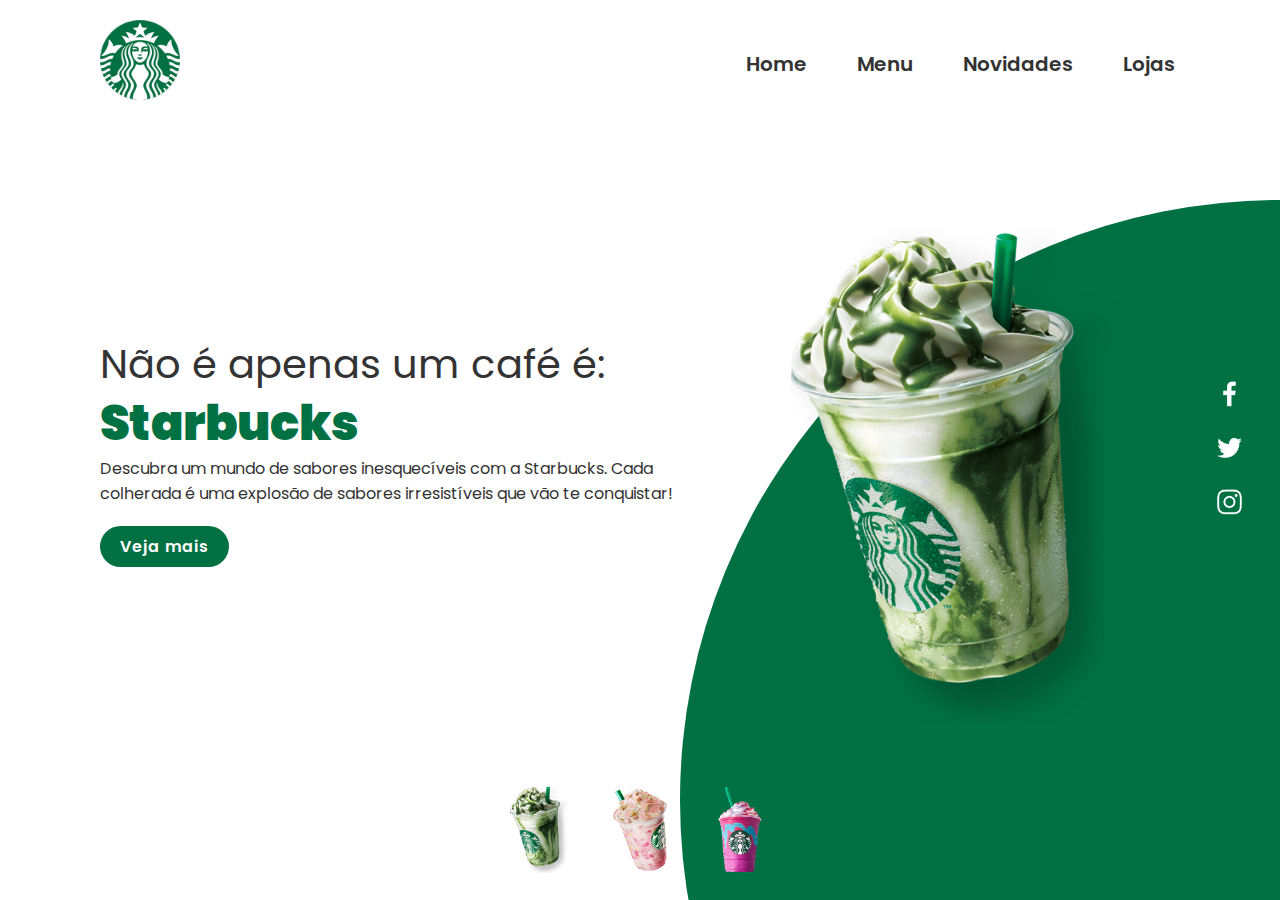
<file: index.html>
<!DOCTYPE html>
<html lang="pt-br">
<head>
    <meta charset="UTF-8">
    <meta http-equiv="X-UA-Compatible" content="IE=edge">
    <meta name="viewport" content="width=device-width, initial-scale=1.0">
    <title>Starbucks (Landing page)</title>

    <!-- Link para Favicon -->
    <link rel="shortcut icon" href="assets/starbucks-favicon.png" type="image/x-icon">

    <!-- Link para o Css -->
    <link rel="stylesheet" href="estilo.css">

</head>
<body>

    <!-- Container com toda a página -->
    <main>
        <!-- Div para o círculo colorido -->
        <div class="circulo"></div>

        <!-- Header -->
        <header>
            <!-- Logo -->
            <a href="#"><img src="assets/logo.png" alt="logo" class="logo"></a>

            <!-- Div para menu hamburguer (Em telas menores) -->
            <div class="toggle" onclick="toggleMenu();"></div>

            <!-- Menu (Links) -->
            <ul class="links">
                <li><a href="https://www.starbucks.com.br/" target="_blank">Home</a></li>
                <li><a href="https://www.starbucks.com.br/menu-list" target="_blank">Menu</a></li>
                <li><a href="https://www.starbucks.com.br/responsabilidade" target="_blank">Novidades</a></li>
                <li><a href="https://www.starbucks.com.br/lojas" target="_blank">Lojas</a></li>
            </ul>

        </header>

        <!-- ___________________________________________ -->
        <!-- Conteudo -->

        <div class="conteudo">

            <div class="textoPrincipal">

                <!-- Texto principal -->
                <h2>Não é apenas um café é:<br> <span>Starbucks</span></h2>

                <!-- Texto secundário -->
                <p>Descubra um mundo de sabores inesquecíveis com a Starbucks.
                    Cada colherada é uma explosão de sabores irresistíveis que
                    vão te conquistar!
                </p>

                <!-- Botão -->
                <a href="https://www.starbucks.com.br/" target="_blank">Veja mais</a>

                
            </div>

            <!-- Imagem Sorvete grande (a direita) -->
            <div class="imgBox"><img src="assets/img1.png" class="starbucks"/></div>

        </div>

        <!-- Imagens dos sorvetes pequenos (abaixo)-->
        <ul class="sorvetes">
            <li><img src="assets/thumb1.png" onclick="imgSlider('assets/img1.png');changeCircleColor('#017143')"></li>
            <li><img src="assets/thumb2.png" onclick="imgSlider('assets/img2.png');changeCircleColor('#eb7495')"></li>
            <li><img src="assets/thumb3.png" onclick="imgSlider('assets/img3.png');changeCircleColor('#d752b1')"></li>
        </ul>

        <!-- Redes sociais -->

        <ul class="sociais">
            <li><a href="https://pt-br.facebook.com/" target="_blank"><img src="assets/facebook.png" alt="facebook"></a></li>
            <li><a href="https://twitter.com/" target="_blank"><img src="assets/twitter.png" alt="twitter"></a></li>
            <li><a href="https://www.instagram.com" target="_blank"><img src="assets/instagram.png" alt="instagram"></a></li>
        </ul>

    </main>

    <!-- Link para JS -->
    <script src="mudar.js"></script>
    
</body>
</html>
</file>
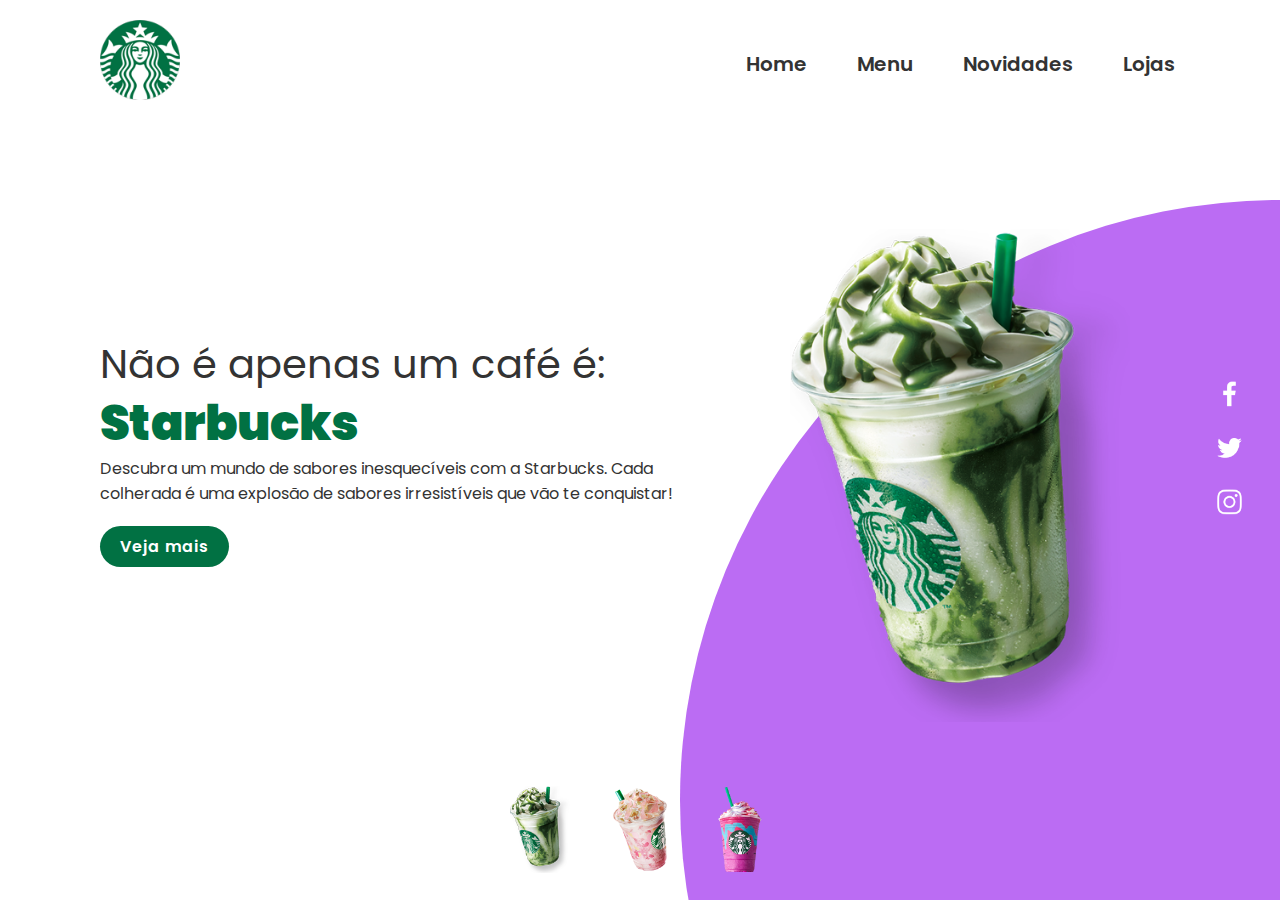
<file: starbucks-main/index.html>
<!DOCTYPE html>
<html lang="pt-br">
<head>
    <meta charset="UTF-8">
    <meta http-equiv="X-UA-Compatible" content="IE=edge">
    <meta name="viewport" content="width=device-width, initial-scale=1.0">
    <title>Starbucks (Landing page)</title>

    <!-- Link para Favicon -->
    <link rel="shortcut icon" href="assets/starbucks-favicon.png" type="image/x-icon">

    <!-- Link para o Css -->
    <link rel="stylesheet" href="estilo.css">

</head>
<body>

    <!-- Container com toda a página -->
    <main>
        <!-- Div para o círculo colorido -->
        <div class="circulo"></div>

        <!-- Header -->
        <header>
            <!-- Logo -->
            <a href="#"><img src="assets/logo.png" alt="logo" class="logo"></a>

            <!-- Div para menu hamburguer (Em telas menores) -->
            <div class="toggle"  onclick="toggleMenu();"></div>

            <!-- Menu (Links) -->
            <ul class="links">
                <li><a href="https://www.starbucks.com.br/" target="_blank">Home</a></li>
                <li><a href="https://www.starbucks.com.br/menu-list" target="_blank">Menu</a></li>
                <li><a href="https://www.starbucks.com.br/responsabilidade" target="_blank">Novidades</a></li>
                <li><a href="https://www.starbucks.com.br/lojas" target="_blank">Lojas</a></li>
            </ul>

        </header>

        <!-- ___________________________________________ -->
        <!-- Conteudo -->

        <div class="conteudo">

            <div class="textoPrincipal">

                <!-- Texto principal -->
                <h2>Não é apenas um café é:<br> <span>Starbucks</span></h2>

                <!-- Texto secundário -->
                <p>Descubra um mundo de sabores inesquecíveis com a Starbucks.
                    Cada colherada é uma explosão de sabores irresistíveis que
                    vão te conquistar!
                </p>

                <!-- Botão -->
                <a href="https://www.starbucks.com.br/" target="_blank">Veja mais</a>

                
            </div>

            <!-- Imagem Sorvete grande (a direita) -->
            <div class="imgBox"><img src="assets/img1.png" class="starbucks"/></div>

        </div>

        <!-- Imagens dos sorvetes pequenos (abaixo)-->
        <ul class="sorvetes">
            <li><img src="assets/thumb1.png" onclick="imgSlider('')"></li>
            <li><img src="assets/thumb2.png"></li>
            <li><img src="assets/thumb3.png"></li>
        </ul>

        <!-- Redes sociais -->

        <ul class="sociais">
            <li><a href="https://pt-br.facebook.com/" target="_blank"><img src="assets/facebook.png" alt="facebook"></a></li>
            <li><a href="https://twitter.com/" target="_blank"><img src="assets/twitter.png" alt="twitter"></a></li>
            <li><a href="https://www.instagram.com/" target="_blank"><img src="assets/instagram.png" alt="instagram"></a></li>
        </ul>



    </main>
    

    <!--Link para JavaScript-->
    <script src="mudar.js"></script>
</body>
</html>
</file>
<file: estilo.css>
/* Importando a font Pooppins (Google Fontes) */
  @import url('https://fonts.googleapis.com/css2?family=Poppins:wght@200;300;600;900&display=swap');

  /* ________________________________________________ */
  /* Reset (Básico) */

  * {
    margin: 0;
    padding: 0;
    box-sizing: border-box;
    font-family: 'Poppins', sans-serif;
  }

  html {
    /* Variáveis em CSS */

    --corPrimaria: #017143;

    --corSecundaria: #333;

    --corTerciaria: #fff;

  }

    /* ________________________________________________ */
    /* Main */

    main {
        position: relative;
        width: 100%;
        min-height: 100vh; /* Altura de 1 tela (view height) */
        padding: 100px;
        display: flex;
        justify-content: space-between;
        align-items: center;
        background-color: var(--corTerciaria); /* Chamada da variável (Cor) -*/
    }

    /* ________________________________________________ */
    /* Header */

    header {
        position: absolute;
        top: 0;
        left: 0;
        width: 100%;
        padding: 20px 100px;
        display: flex;
        justify-content: space-between;
        align-items: center;

    }

    header .logo {
      position: relative;
      max-width: 80px;
    }

    header .logo:hover {
      filter: invert(0.1); /* Controla o nível de contraste */

    }
    header ul {
      position: relative;
      display: flex; /* Põe os links em linha (Menu) */
    }

    header ul li {
      list-style: none; /* Remove estilo da lista (Bolinha) */
    }

    header ul li a {
      display: inline-block; /* Garante que o link fique sempre em linha*/
      color: var(--corSecundaria);
      font-size: 20px;
      font-weight: 600;
      text-decoration: none;
      padding: 5px;
      margin-left: 40px;

    }

    header ul li a:hover {
      background-color: var(--corPrimaria);
      color: var(--corTerciaria);
      border-radius: 10px;

    }

    /* ________________________________________________ */
    /* Conteudo */

    .conteudo {
      position: relative;
      width: 100%;
      display: flex;
      justify-content: space-between;
      align-items: center;
    }

    .conteudo .textoPrincipal {
      position: relative;
      max-width: 600px; /* Largura área de texto */
    }

    .conteudo .textoPrincipal h2 {
      color: var(--corSecundaria);
      font-size: 2.5em; /* 1em = 1 x tamanho fonte elemento (16px)*/
      line-height: 1.5em; /* Espaçamento vertical */
      font-weight: 400;

    }

    .conteudo .textoPrincipal h2 span {
      color: var(--corPrimaria);
      font-size: 1.2em;
      font-weight: 900;

    }
    .conteudo .textoPrincipal p {
      color: var(--corSecundaria);
    }

    /* Botão */
    .conteudo .textoPrincipal a {
      display: inline-block;
      margin-top: 20px;
      padding: 8px 20px;
      background: var(--corPrimaria);
      color: var(--corTerciaria);
      border-radius: 40px;
      font-weight: 600;
      letter-spacing: 1px; /* Espaço entre os caracteres */
      text-decoration: none;
    }

    .conteudo .textoPrincipal a:hover {
      background: var(--corSecundaria);
      color: var(--corTerciaria);
    }
    
    /* ________________________________________________ */
    /* Sorvete */

    .conteudo .imgBox {
      width: 600px;
      display: flex;
      justify-content: flex-end;
      padding-right: 50px;
      margin-top: 50px;
    }

    .conteudo .imgBox img {
      max-width: 340px;
    }

    /* Sorvetes pequenos */

    .sorvetes {
      position: absolute;
      left: 50%;
      bottom: 20px;
      transform: translate(-50%); /* Compensa o ajuste centralizando*/
      display: flex;
    }
    .sorvetes li {
      list-style: none;
      display: inline-block;
      margin: 0 20px;
      cursor: pointer; /* Transforma o cursor em uma mão */
      transition: 0.5s; /* Tempo de transição */
    }
    .sorvetes li:hover {
      transform: translateY(-15px) /* Movimenta 15px no eixo Y */
    }
    .sorvetes li img {
      max-width: 60px;
    }

    /* Imagens das redes sociais */

    .sociais {
      position: absolute;
      top: 50%;
      right: 30px;
      transform: translateY(-50%);
      display: flex;
      justify-content: center;
      align-items: center;
      flex-direction: column;
    }

    .sociais li {
      list-style: none;
    }

    .sociais li a {
      display: inline-block;
      margin: 5px 0;
      transform: scale(0.6); /* Reduz o tamanho dos ícones */
      filter: invert(1); /* Inverte a cor para Branco */
    }

    .sociais li a:hover {
      color: var(--corSecundaria);
      filter: invert(0);
    }

    /* ________________________________________________ */
    /* Círculo */

    .circulo {
      position: absolute;
      top: 0;
      left: 0;
      width: 100%;
      height: 100%;
      background: var(--corPrimaria);

      /* https://bennettfeely.com/clippy/ */

      /* Tamanho - Lado - posição */
      clip-path: circle(600px at right 800px);

    }

    /* ________________________________________________ */
    /* Responsividade */

    /* Extra small devices (phones, 600px and down) */
    /* Small devices (portrait tablets and large phones, 600px and up) */
    /* Medium devices (landscape tablets, 768px and up) */
    /* Large devices (laptops/desktops, 992px and up) */
    /* Extra large devices (large laptops and desktops, 1200px and up) */

    /* Abaixo de 992px */
    @media (max-width: 992px) {
      header {
        padding: 20px;
      }
      header .logo {
        max-width: 60px; /* Diminui o tamanho da imagem do logo */
      }
      header ul {
        display: none; /* Esconde o menu em telas abaixo 992px */
      }
      /* Menu hamburguer */
      .toggle {
        position: relative;
        width: 30px;
        height: 30px;
        cursor: pointer;
        background: url(assets/menu.png); /* Imagem hamburguer */
        background-size: 30px;
        background-position: center;
        background-repeat: no-repeat;
        filter: invert(1);
        z-index: 11;
      }
      .toggle.active {
        position: fixed;
        right: 20px;
        background: url(assets/close.png); /* Imagem X (Fechar) hamburguer */
        background-size: 25px;
        background-position: center;
        background-repeat: no-repeat;

      }
      header ul.links.active {
        position: fixed;
        top: 0;
        left: 0;
        width: 100%; /* Largura da lista do hamburguer (quando ativo) */
        height: 45%; /* Altura da lista do hamburguer (quando ativo) */
        display: flex;
        justify-content: center;
        align-items: center;
        flex-direction: column;
        background-color: #f2f2f2;
        z-index: 10;
      }
      header ul li a {
        font-size: 1.5em;
        margin: 5px 0;
      }

      /* Neste ponto fazer 1ª função no JS */

      /* Conteúdo */
      main {
        padding: 20px 20px 20px;
      }
      .conteudo {
        flex-direction: column; /* Joga o conteúdo em colunas (Blocos) */
        margin-top: 100px;
      }
      .conteudo .textoPrincipal h2 {
        font-size: 2.5em;
        margin-bottom: 15px;
      }

      .conteudo .textoPrincipal {
        max-width: 300px;
      
      }
      .thumb li img {
        max-width: 40px;
      }

      /* Círculo */

      .circulo {
        clip-path: circle(400px at center bottom); /* Deixa o círculo no centro da tela */
      }
      .sociais {
        background: var(--corPrimaria);
        right: 0;
        width: 50px;
        border-top-left-radius: 5px;
        border-bottom-left-radius: 5px;
      }

      /* Fazer neste ponto as funções (2ª e 3ª) */
    }
</file>
<file: starbucks-main/estilo.css>
/* Importando a font Pooppins (Google Fontes) */
  @import url('https://fonts.googleapis.com/css2?family=Poppins:wght@200;300;600;900&display=swap');

  /* ________________________________________________ */
  /* Reset (Básico) */

  * {
    margin: 0;
    padding: 0;
    box-sizing: border-box;
    font-family: 'Poppins', sans-serif;
  }

  html {
    /* Variáveis em CSS */

    --corPrimaria: #017143;

    --corSecundaria: #333;

    --corTerciaria: #fff;

  }

    /* ________________________________________________ */
    /* Main */

    main {
        position: relative;
        width: 100%;
        min-height: 100vh; /* Altura de 1 tela (view height) */
        padding: 100px;
        display: flex;
        justify-content: space-between;
        align-items: center;
        background-color: var(--corTerciaria); /* Chamada da variável (Cor) -*/
    }

    /* ________________________________________________ */
    /* Header */

    header {
        position: absolute;
        top: 0;
        left: 0;
        width: 100%;
        padding: 20px 100px;
        display: flex;
        justify-content: space-between;
        align-items: center;

    }

    header .logo {
      position: relative;
      max-width: 80px;
    }

    header .logo:hover {
      filter: invert(0.1); /* Controla o nível de contraste */

    }
    header ul {
      position: relative;
      display: flex; /* Põe os links em linha (Menu) */
    }

    header ul li {
      list-style: none; /* Remove estilo da lista (Bolinha) */
    }

    header ul li a {
      display: inline-block; /* Garante que o link fique sempre em linha*/
      color: var(--corSecundaria);
      font-size: 20px;
      font-weight: 600;
      text-decoration: none;
      padding: 5px;
      margin-left: 40px;

    }

    header ul li a:hover {
      background-color: var(--corPrimaria);
      color: var(--corTerciaria);
      border-radius: 10px;

    }

    /* ________________________________________________ */
    /* Conteudo */

    .conteudo {
      position: relative;
      width: 100%;
      display: flex;
      justify-content: space-between;
      align-items: center;
    }

    .conteudo .textoPrincipal {
      position: relative;
      max-width: 600px; /* Largura área de texto */
    }

    .conteudo .textoPrincipal h2 {
      color: var(--corSecundaria);
      font-size: 2.5em; /* 1em = 1 x tamanho fonte elemento (16px)*/
      line-height: 1.5em; /* Espaçamento vertical */
      font-weight: 400;

    }

    .conteudo .textoPrincipal h2 span {
      color: var(--corPrimaria);
      font-size: 1.2em;
      font-weight: 900;

    }
    .conteudo .textoPrincipal p {
      color: var(--corSecundaria);
    }

    /* Botão */
    .conteudo .textoPrincipal a {
      display: inline-block;
      margin-top: 20px;
      padding: 8px 20px;
      background: var(--corPrimaria);
      color: var(--corTerciaria);
      border-radius: 40px;
      font-weight: 600;
      letter-spacing: 1px; /* Espaço entre os caracteres */
      text-decoration: none;
    }

    .conteudo .textoPrincipal a:hover {
      background: var(--corSecundaria);
      color: var(--corTerciaria);
    }
    
    /* ________________________________________________ */
    /* Sorvete */

    .conteudo .imgBox {
      width: 600px;
      display: flex;
      justify-content: flex-end;
      padding-right: 50px;
      margin-top: 50px;
    }

    .conteudo .imgBox img {
      max-width: 340px;
    }

    /* Sorvetes pequenos */

    .sorvetes {
      position: absolute;
      left: 50%;
      bottom: 20px;
      transform: translate(-50%); /* Compensa o ajuste centralizando*/
      display: flex;
    }
    .sorvetes li {
      list-style: none;
      display: inline-block;
      margin: 0 20px;
      cursor: pointer; /* Transforma o cursor em uma mão */
      transition: 0.5s; /* Tempo de transição */
    }
    .sorvetes li:hover {
      transform: translateY(-15px) /* Movimenta 15px no eixo Y */
    }
    .sorvetes li img {
      max-width: 60px;
    }

    .sociais{
     position: absolute;
      top: 50%;
      right: 30px;
      transform: translateY(-50%);/*_____________________*/
      display: flex;
      justify-content: center;
      align-items: center;
      flex-direction: column;
    }

    .sociais li {
      display: inline-block;
      margin: 5px 0;
      transform: scale(0.6); /*reduz o tamanho dos icones*/
      filter: invert(1);/*Inverte a cor para o branco*/
    }

    .sociais li a:hover{
      /*color: "#'333*/
      color: var(--corSecundaria);
      filter: invert(1);
    }

    .circulo{
      position: absolute;
      top: 0;
      left: 0;
      width: 100%;
      height: 100%;
      background: #bb6cf3;

      /*https://bennettfeely.com/clippy/*/
      /*https://www.w3schools.com/cssref/css_pr_clip-path.php */

      clip-path: circle(600px at right 800px);
      /*clip-path: polygon(49% 71%, 61% 35%, 98% 35%, 67% 56%, 67% 57%, 50% 6%, 32% 58%, 33% 58%, 2% 35%, 39% 35%);*/
    }

    /*https://www.w3schools.com/howto/howto_css_media_query_breakpoints.asp*/

    /*Small devices- 600px and up*/
    /*Medium devices 760px and up*/
    /*Large devices 992px and up*/
    /*Extra large devices1200px and up*/

    @media (max-width: 992px) {
      header {
        padding: 20px;
      }

      header .logo {
        max-width: 60px;
      }

      header ul{
        display: none;
      }

      .toggle {
        position: relative;
        width: 30px;
        height: 30px;
        cursor: pointer;
        background: url(assets/menu.png);
        background-size: 30px;
        background-position: center;
        background-repeat: no-repeat;
        filter: invert(1);
        z-index: 11;
      }

      .toggle.active{
        position: fixed;
        right: 20px;
        background: url(assets/close.png);
        background-size: 25px;
        background-position: center;
        background-repeat: no-repeat;
      }
        
      header ul.links.active {
        position: fixed;
        top: 0;
        left: 0;
        width: 100%;
        height: 45%;
        display: flex;
        justify-content: center;
        align-items: center;
        flex-direction: column;
        background-color: #f2f2f2;
        z-index: 10;
      }

        header ul li a {
          font: size 1.5em;
          margin: 5px 0;
        }
      
    


    main{
      padding: 20px 20px 120px;
    }

   .conteudo{
      flex-direction: column;
      margin-top: 100px;
    } 

    .conteudo.textoPrincipal h2{
      font-size: 2.5em;
      margin-bottom: 15px;
    }

    .conteudo.textoPrincipal{
      max-width: 100%;
    }

    .conteudo.imgBox {
      max-width: 300px;
    }

    .thumb li img{
      max-width: 40px;
    }

    .circulo{
      clip-path: circle(400px at center bottom);
    }

    .sociais{
      background: var(--corPrimaria);
      right: 0;
      width: 50px;
      border-top-left-radius: 5px;
      border-bottom-left-radius: 5px;
    }
  }
</file>
